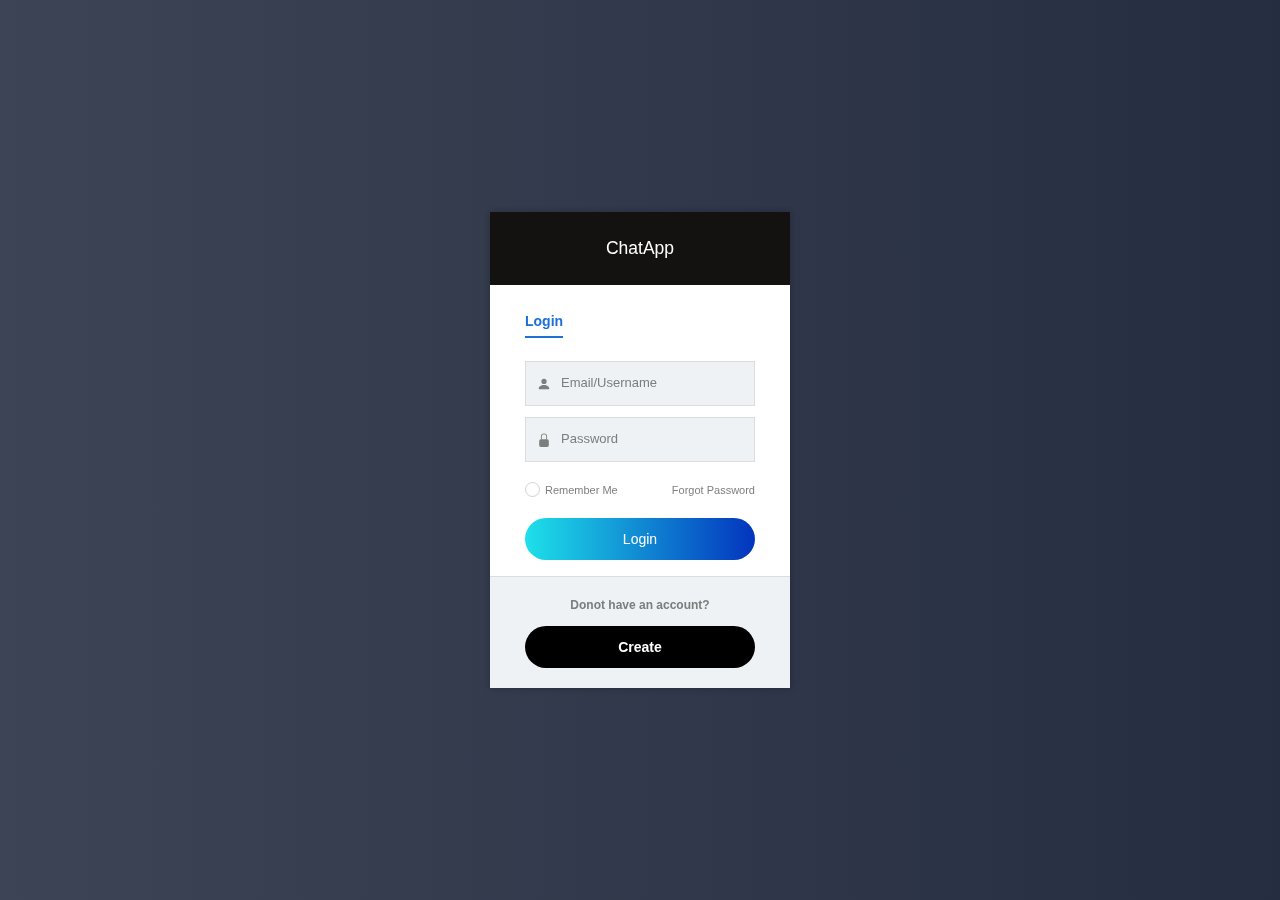
<file: index.html>
<!DOCTYPE html>
<html lang="en">
  <head>
    <meta charset="utf-8" />
    <meta name="viewport" content="width=device-width, initial-scale=1, maximum-scale=1, user-scalable=no shrink-to-fit=no"
    />
    <title>Login Form</title>
    
    <link rel="stylesheet" href="https://stackpath.bootstrapcdn.com/bootstrap/4.5.0/css/bootstrap.min.css">
    <link rel="https://stackpath.bootstrapcdn.com/font-awesome/4.7.0/css/font-awesome.min.css">

    <link rel="stylesheet" href="Login.css" />
  </head>
  <body class="sign two bgone">
    <section>
      <div>
        <div>
          <div class="box ltr">
            <div class="logo">
              <a class="navbar-brand mr-lg-0" href="#">ChatApp</a>
            </div>
            <div class="swithlogin">
              <ul>
                <li class="active">Login</li>
              </ul>
            </div>
            <form>
              <div class="elements">
                <div class="login">
                  <label>
                    <svg width="1em" height="1em" viewBox="0 0 16 16" class="bi bi-person-fill" fill="currentColor" xmlns="http://www.w3.org/2000/svg">
                        <path fill-rule="evenodd" d="M3 14s-1 0-1-1 1-4 6-4 6 3 6 4-1 1-1 1H3zm5-6a3 3 0 1 0 0-6 3 3 0 0 0 0 6z"/>
                    </svg>
                    <input type="text" placeholder="Email/Username" />
                  </label>
                </div>
                <div class="login">
                  <label>
                    <svg width="1em" height="1em" viewBox="0 0 16 16" class="bi bi-lock-fill" fill="currentColor" xmlns="http://www.w3.org/2000/svg">
                        <path d="M2.5 9a2 2 0 0 1 2-2h7a2 2 0 0 1 2 2v5a2 2 0 0 1-2 2h-7a2 2 0 0 1-2-2V9z"/>
                        <path fill-rule="evenodd" d="M4.5 4a3.5 3.5 0 1 1 7 0v3h-1V4a2.5 2.5 0 0 0-5 0v3h-1V4z"/>
                    </svg>  
                    <input type="password" placeholder="Password" />
                  </label>
                </div>
              </div>
              <div class="d-none"></div>
              <div class="sub">
                <span class="rmbr"><i><input type="radio" name="rmbr"></i> Remember Me</span>
                <span class="doer" data-do="forgot">Forgot Password</span>
              </div>
              <div class="submitbtns">
                <button class="submit login_btn">Login </button>
              </div>
              <div class="switch">
                <i>Donot have an account?</i>
                <button class="submit login_btn">Create </button>
              </div>
            </form>
          </div>
        </div>
      </div>
    </section>
    <div class="signbg"></div>
    <script src="https://code.jquery.com/jquery-3.5.1.slim.min.js"></script>
    <script src="https://stackpath.bootstrapcdn.com/bootstrap/4.5.0/js/bootstrap.min.js"></script>
  </body>
</html>
</file>
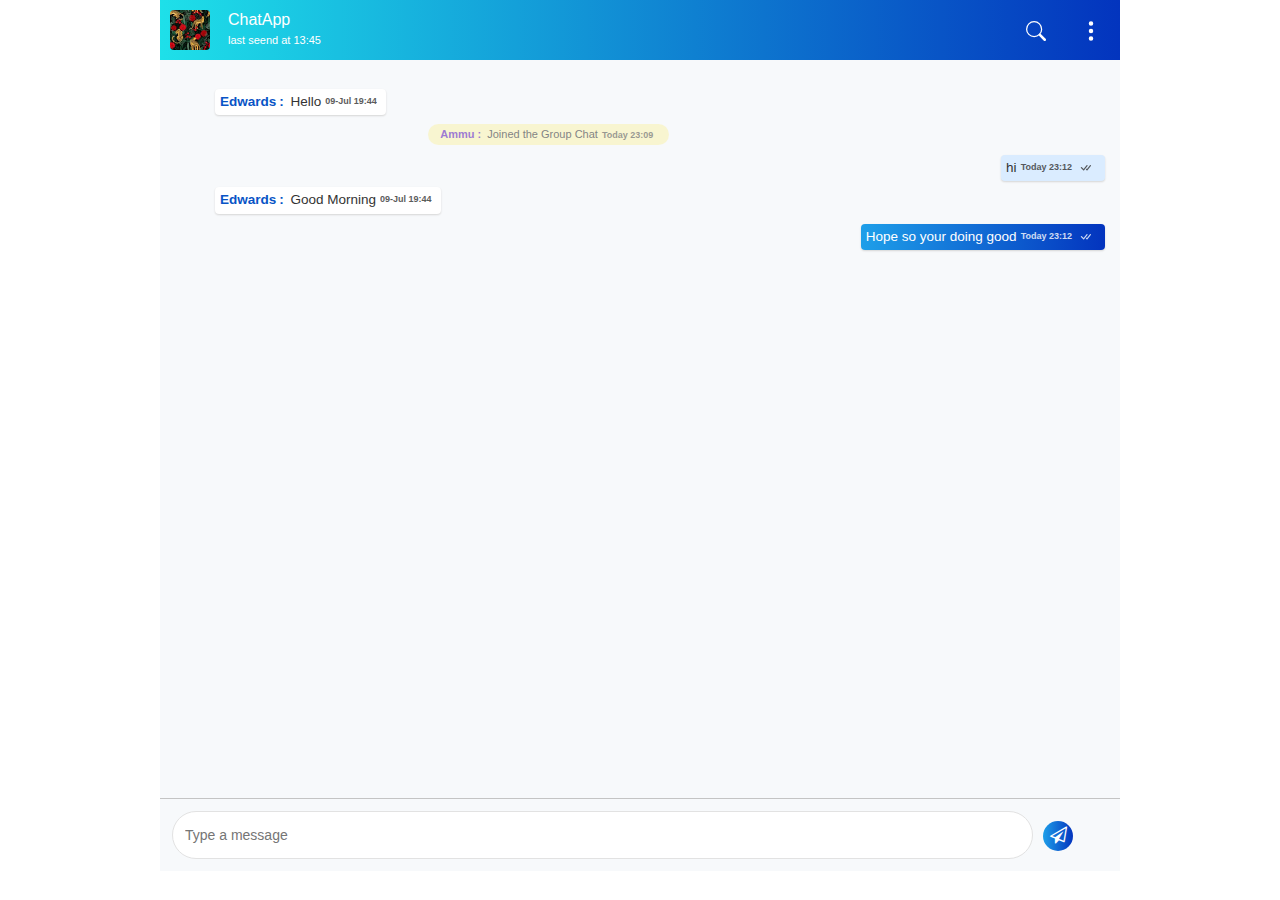
<file: ChatBox.html>
<!DOCTYPE html>
<html>
<head>

<link rel="stylesheet" href="https://stackpath.bootstrapcdn.com/bootstrap/4.5.0/css/bootstrap.min.css">
<link rel="stylesheet" href="https://stackpath.bootstrapcdn.com/font-awesome/4.7.0/css/font-awesome.min.css">
<link href="ChatList1.css" rel="stylesheet">

</head>
<body>
    <div class="container">
    <nav class="navbar navbar-dark bg-blue">
        <div class="default_profile">
            <img class="mr-2 rounded" src="./images/61-gr-o3kubvSclp.jpg" width="40">
        </div>
        <div class="profile_hd">
           <ul>
                <li class="mr-lg-0" href="#">ChatApp</li>
                <li class="sub">last seend at 13:45</li>
            </ul>
        </div>
        <div>
            <div class="navbar-toggler navbar-search" type="button" data-toggle="collapse" data-target="#navbarSupportedContent" aria-controls="navbarSupportedContent">
                <svg width="1em" height="1em" viewBox="0 0 16 16" class="bi bi-search" fill="currentColor" xmlns="http://www.w3.org/2000/svg">
                    <path fill-rule="evenodd" d="M10.442 10.442a1 1 0 0 1 1.415 0l3.85 3.85a1 1 0 0 1-1.414 1.415l-3.85-3.85a1 1 0 0 1 0-1.415z"/>
                    <path fill-rule="evenodd" d="M6.5 12a5.5 5.5 0 1 0 0-11 5.5 5.5 0 0 0 0 11zM13 6.5a6.5 6.5 0 1 1-13 0 6.5 6.5 0 0 1 13 0z"/>
                  </svg>
              </div>
        </div>
        <ul class="nav nav-tabs settings">
            <li class="nav-item dropdown">
              <a class="nav-link dropdown-toggle" data-toggle="dropdown" href="#" role="button" aria-haspopup="true" aria-expanded="false">
                <svg width="1.5em" height="1.5em" viewBox="0 0 16 16" class="bi bi-three-dots-vertical" fill="currentColor" xmlns="http://www.w3.org/2000/svg">
                    <path fill-rule="evenodd" d="M9.5 13a1.5 1.5 0 1 1-3 0 1.5 1.5 0 0 1 3 0zm0-5a1.5 1.5 0 1 1-3 0 1.5 1.5 0 0 1 3 0zm0-5a1.5 1.5 0 1 1-3 0 1.5 1.5 0 0 1 3 0z"/>
                  </svg></a>
              <div class="dropdown-menu">
                <a class="dropdown-item" href="#">Settings</a>  
                <a class="dropdown-item" href="#">Group Info</a>
                <a class="dropdown-item" href="#">Leave Group</a>
                <a class="dropdown-item" href="#">Invite</a>
              </div>
            </li>
        </ul>
    <div class="navbar-collapse collapse" id="navbarSupportedContent">
        <form class="form-inline my-lg-0">
        <input class="search" type="text" placeholder="Search" aria-label="Search">
        </form>
    </div>
    
    </nav>  
    <div class="messaging">
      <div class="inbox_msg">
        
        <div class="inbox_msg_container">
            <ul class="msgs fh" tabindex="3" style="overflow-y: hidden; outline: none;">
                <li class="logs you dummy" no="1"> </li>
                <li class="usr left animated fadeIn" no="41"> 
                    <div><span class="msg">
                    <i>
                        <i class="usrname vwp" no="2">Edwards</i> Hello 
                        <i class="info" title="" data-toggle="tooltip" data-original-title="09-Jul-2020 19:44">09-Jul 19:44</i>
                    </i><span class="opts" style="display: none;"><span><i class="gr-report formpop" title="Report Message"></i>
                        <i class="gr-reply"></i><i class="gr-like undefined"></i></span></span><span class="lcount"></span></span>
                    </div> 
                </li>
                <li class="system animated fadeIn" no="66"> 
                    <div>
                    <span class="msg">
                    <i>
                        <i class="usrname vwp" style="color:#6327B9" no="11">Ammu</i> Joined the Group Chat 
                        <i class="info" title="" data-toggle="tooltip" data-original-title="11-Jul-2020 23:09">Today 23:09</i>
                    </i>
                    </span>
                    </div> 
                </li>
                <li class="you right msgschk animated fadeIn emjdone" no="67"> 
                    <div>
                        <span class="msg">
                            <span class="opts" style="display: none;">
                                <span>
                                    <i class="gr-remove formpop" pn="1" xtid="67" data-ldt="group" data-umdt="Jul 12, 2020 08:57:49" data-adt="0"></i>
                                    <i class="gr-reply"></i></span></span><span class="lcount"></span>
                                    <i class="seen"> hi 
                                        <i class="info" title="" data-toggle="tooltip" data-original-title="11-Jul-2020 23:12">Today 23:12<i class="tick recieved unread">
                                            <svg width="1.5em" height="1.5em" viewBox="0 0 16 16" class="bi bi-check-all" fill="currentColor" xmlns="http://www.w3.org/2000/svg">
                                                <path fill-rule="evenodd" d="M8.97 4.97a.75.75 0 0 1 1.071 1.05l-3.992 4.99a.75.75 0 0 1-1.08.02L2.324 8.384a.75.75 0 1 1 1.06-1.06l2.094 2.093L8.95 4.992a.252.252 0 0 1 .02-.022zm-.92 5.14l.92.92a.75.75 0 0 0 1.079-.02l3.992-4.99a.75.75 0 1 0-1.091-1.028L9.477 9.417l-.485-.486-.943 1.179z"/>
                                              </svg>
                                        </i></i></i></span></div> 
                </li>
                <li class="usr left animated fadeIn" no="41"> 
                    <div><span class="msg">
                    <i>
                        <i class="usrname vwp" no="2">Edwards</i> Good Morning 
                        <i class="info" title="" data-toggle="tooltip" data-original-title="09-Jul-2020 19:44">09-Jul 19:44</i>
                    </i><span class="opts" style="display: none;"><span><i class="gr-report formpop" title="Report Message"></i>
                        <i class="gr-reply"></i><i class="gr-like undefined"></i></span></span><span class="lcount"></span></span>
                    </div> 
                </li>
                <li class="you right msgschk animated fadeIn emjdone" no="67"> 
                    <div>
                        <span class="msg">
                            <span class="opts" style="display: none;">
                                <span>
                                    <i class="gr-remove formpop" pn="1" xtid="67" data-ldt="group" data-umdt="Jul 12, 2020 08:57:49" data-adt="0"></i>
                                    <i class="gr-reply"></i></span></span><span class="lcount"></span>
                                    <i> Hope so your doing good
                                        <i class="info" title="" data-toggle="tooltip" data-original-title="11-Jul-2020 23:12">Today 23:12<i class="tick recieved unread">
                                            <svg width="1.5em" height="1.5em" viewBox="0 0 16 16" class="bi bi-check-all" fill="currentColor" xmlns="http://www.w3.org/2000/svg">
                                                <path fill-rule="evenodd" d="M8.97 4.97a.75.75 0 0 1 1.071 1.05l-3.992 4.99a.75.75 0 0 1-1.08.02L2.324 8.384a.75.75 0 1 1 1.06-1.06l2.094 2.093L8.95 4.992a.252.252 0 0 1 .02-.022zm-.92 5.14l.92.92a.75.75 0 0 0 1.079-.02l3.992-4.99a.75.75 0 1 0-1.091-1.028L9.477 9.417l-.485-.486-.943 1.179z"/>
                                              </svg>
                                        </i></i></i></span></div> 
                </li>
                

            </ul>
          </div>
          
          <div class="type_msg">
            <div class="input_msg_write">
                
              <input type="text" class="write_msg" placeholder="Type a message" />
              
              <button class="msg_send_btn" type="button"><i class="fa fa-paper-plane-o" aria-hidden="true"></i></button>
            </div>
          </div>
        </div>
      </div>
            
    </div>
    </div>
    <script src="https://code.jquery.com/jquery-3.5.1.slim.min.js"></script>
    <script src="https://stackpath.bootstrapcdn.com/bootstrap/4.3.1/js/bootstrap.bundle.min.js"></script>
        <script src="ChatList.js"></script>
    </body>
    </html>
</file>
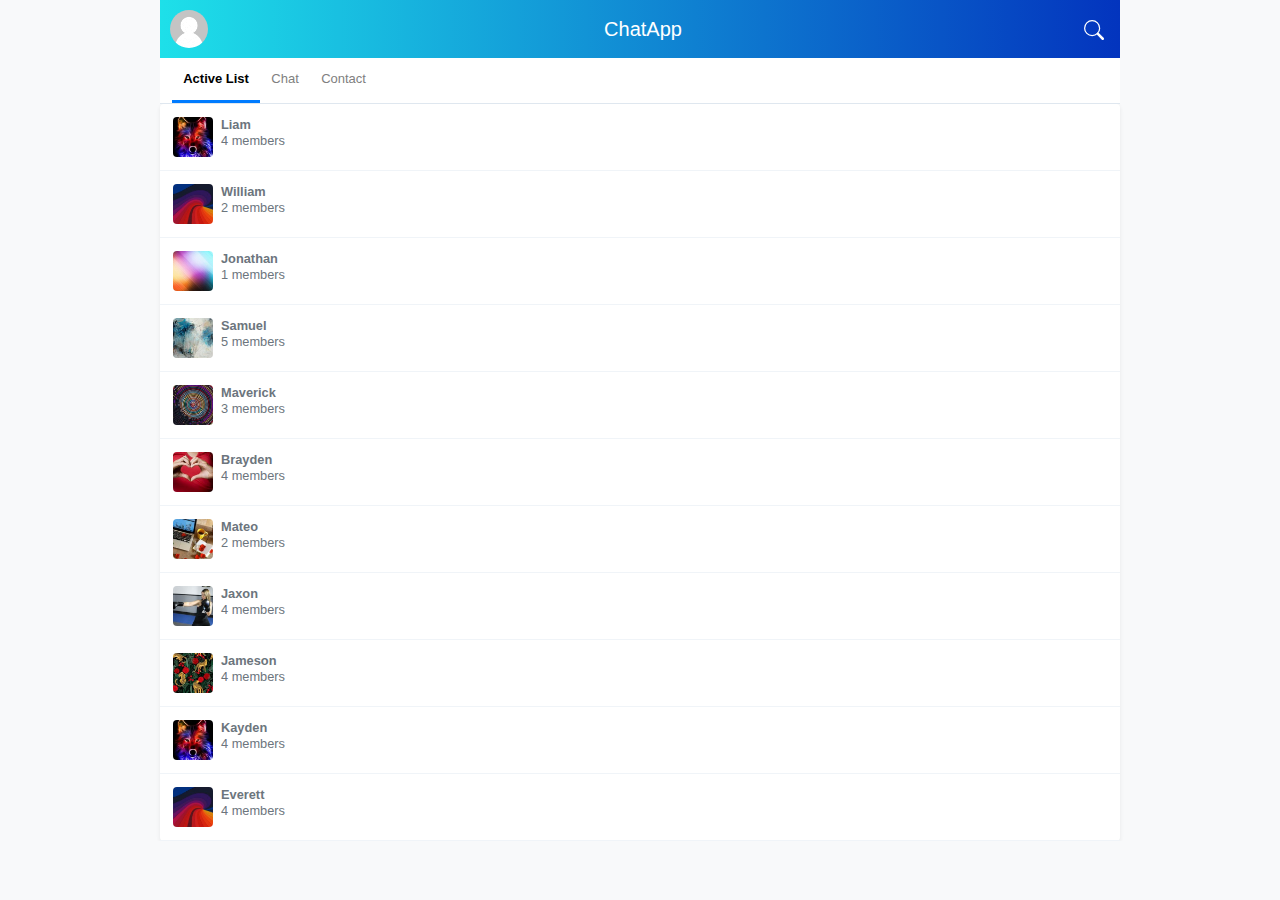
<file: ChatList.html>
<!doctype html>
<html lang="en">
  <head>
    <meta charset="utf-8">
    <meta name="viewport" content="width=device-width, initial-scale=1, shrink-to-fit=no">
    <meta name="description" content="">
    <meta name="author" content="Mark Otto, Jacob Thornton, and Bootstrap contributors">
    <meta name="generator" content="Jekyll v4.0.1">
    <title>Chat List</title>


    <!-- Bootstrap core CSS -->
    <link rel="stylesheet" href="https://stackpath.bootstrapcdn.com/bootstrap/4.5.0/css/bootstrap.min.css">


    <style>
      .bd-placeholder-img {
        font-size: 1.125rem;
        text-anchor: middle;
        -webkit-user-select: none;
        -moz-user-select: none;
        -ms-user-select: none;
        user-select: none;
      }

      @media (min-width: 768px) {
        .bd-placeholder-img-lg {
          font-size: 3.5rem;
        }
      }
    </style>
    <!-- Custom styles for this template -->
    <link href="ChatList1.css" rel="stylesheet">
  </head>
  <body class="bg-light">
    <div class="container">
    <nav class="navbar navbar-dark bg-blue">
        <div class="default_profile">
            <img class="default_profile_img" src="./images/default.png" data-toggle="modal" data-target="#profile">
            <div class="modal fade" id="profile" tabindex="-1" role="dialog" aria-labelledby="profileModal" aria-hidden="true">
                <div class="modal-dialog">
                  <div class="modal-content">
                    <div class="modal-header">
                      <h5 class="modal-title" id="exampleModalLabel">Edit Profile</h5>
                    </div>
                    <div class="modal-body">
                      <form>
                        <div class="form-group">
                          <label for="recipient-name" class="col-form-label">Name</label>
                          <input type="text" class="form-control" id="recipient-name" value="anitha">
                        </div>
                        <div class="form-group">
                            <label for="recipient-name" class="col-form-label">Email ID</label>
                            <input type="text" class="form-control" id="recipient-name" value="anitha@gmail.com">
                        </div>
                        <div class="form-group">
                            <label for="recipient-name" class="col-form-label">Username</label>
                            <input type="text" class="form-control" id="recipient-name" value="anitha@123">
                        </div>
                        <div class="form-group">
                          <label for="message-text" class="col-form-label">DOB:</label>
                          <input type="date" class="form-control" id="recipient-name" value="anitha">
                        </div>
                        <div class="form-group">
                            <label for="recipient-name" class="col-form-label">Gender</label>
                            <select class="form-control" id="recipient-name">
                            <option>---</option>
                            <option>Male</option>
                            <option>Female</option>
                            </select>
                        </div>
                        <div class="form-group">
                            <label for="recipient-name" class="col-form-label">Password</label>
                            <input type="password" class="form-control" id="recipient-name" value="anitha">
                        </div>
                        <div class="form-group">
                            <label for="recipient-name" class="col-form-label">Confirm Password</label>
                            <input type="password" class="form-control" id="recipient-name" value="anitha">
                        </div>
                        <div class="form-group">
                          <label for="recipient-name" class="col-form-label">Country</label>
                          <select class="form-control" id="recipient-name">
                            <option>---</option>
                            <option>Argentina</option>
                            <option>Australia</option>
                            <option>Botswana</option>
                            <option>Canada</option>
                            <option>Denmark</option>
                            <option>USA</option>
                            <option>UAE</option>
                            <option>India</option>
                            <option>Egypt</option>
                            <option>Finland</option>
                            <option>Georgia</option>
                            <option>Ireland</option>
                            <option>Jordan</option>
                            <option>Lebanon</option>
                          </select>
                      </div>
                      <div class="form-group">
                      <label for="basic-no">Mobile Number</label>
                        <div class="input-group mb-3">
                          <div class="input-group-prepend">
                            <span class="input-group-text" id="basic-addon3">+971</span>
                          </div>
                          <input type="number" class="form-control" id="basic-no" aria-describedby="basic-addon3">
                        </div>
                      </div>
                        <div class="form-group">
                            <label for="recipient-name" class="col-form-label">Location</label>
                            <input type="text" class="form-control" id="recipient-name" value="Abu Dhabi">
                        </div>
                      </form>
                    </div>
                    <div class="modal-footer">
                      <button type="button" class="btn btn-secondary" data-dismiss="modal">Close</button>
                      <button type="button" class="btn btn-primary">update</button>
                    </div>
                  </div>
                </div>
              </div>
        </div>
        <div class="chatapp_hd">
            <a class="navbar-brand mr-lg-0" href="#">ChatApp</a>
        </div>
        <div>
            <div class="navbar-toggler navbar-search" type="button" data-toggle="collapse" data-target="#navbarSupportedContent" aria-controls="navbarSupportedContent">
                <svg width="1em" height="1em" viewBox="0 0 16 16" class="bi bi-search" fill="currentColor" xmlns="http://www.w3.org/2000/svg">
                    <path fill-rule="evenodd" d="M10.442 10.442a1 1 0 0 1 1.415 0l3.85 3.85a1 1 0 0 1-1.414 1.415l-3.85-3.85a1 1 0 0 1 0-1.415z"/>
                    <path fill-rule="evenodd" d="M6.5 12a5.5 5.5 0 1 0 0-11 5.5 5.5 0 0 0 0 11zM13 6.5a6.5 6.5 0 1 1-13 0 6.5 6.5 0 0 1 13 0z"/>
                  </svg>
              </div>
        </div>
    <div class="navbar-collapse collapse" id="navbarSupportedContent">
        <form class="form-inline my-lg-0">
        <input class="search" type="text" placeholder="Search" aria-label="Search">
        </form>
    </div>
    
    </nav>

<div class="tabs">
    <div class="nav" id="nav-tab" role="tablist">
      <a class="nav-item nav-link active" id="active-list-tab" data-toggle="tab" href="#active-list" role="tab" aria-controls="active-list" aria-selected="true">Active List</a>
      <a class="nav-item nav-link" id="chat-tab" data-toggle="tab" href="#chat" role="tab" aria-controls="chat" aria-selected="false">Chat</a>
      <a class="nav-item nav-link" id="contact-tab" data-toggle="tab" href="#contact" role="tab" aria-controls="contact" aria-selected="false">Contact</a>
    </div>
  </div>
  <div class="tab-content" id="nav-tabContent">
    <div class="tab-pane fade show active" id="active-list" role="tabpanel" aria-labelledby="active-list-tab">
            <div class="bg-white rounded shadow-sm">
            <ul>
              <li class="media text-muted">
                <img src="./images/40-gr-B4BjJwUNhS.jpg" class="mr-2 rounded" width="40" height="40"/>
                <p class="media-body mb-0 small lh-125">
                  <strong class="d-block text-gray-dark">Liam</strong>
                  4 members
                </p>
              </li>
              <li class="media text-muted">
                <img src="./images/37-gr-SaQ5PG3haj.jpg" class="mr-2 rounded" width="40" height="40"/>
                <p class="media-body mb-0 small lh-125">
                  <strong class="d-block text-gray-dark">William</strong>
                  2 members
                </p>
              </li>
              <li class="media text-muted">
                <img src="./images/49-gr-nwJdqAAlbe.jpg" class="mr-2 rounded" width="40" height="40"/>
                <p class="media-body mb-0 small lh-125">
                  <strong class="d-block text-gray-dark">Jonathan</strong>
                  1 members
                </p>
              </li>
              <li class="media text-muted">
                <img src="./images/43-gr-jjTkNfuFq3.jpg" class="mr-2 rounded" width="40" height="40"/>
                <p class="media-body mb-0 small lh-125">
                  <strong class="d-block text-gray-dark">Samuel</strong>
                  5 members
                </p>
              </li>
              <li class="media text-muted">
                <img src="./images/46-gr-GSjOALoiIA.jpg" class="mr-2 rounded" width="40" height="40"/>
                <p class="media-body mb-0 small lh-125">
                  <strong class="d-block text-gray-dark">Maverick</strong>
                  3 members
                </p>
              </li>
              <li class="media text-muted">
                <img src="./images/52-gr-tbvVH5uz4N.jpg" class="mr-2 rounded" width="40" height="40"/>
                <p class="media-body mb-0 small lh-125">
                  <strong class="d-block text-gray-dark">Brayden</strong>
                  4 members
                </p>
              </li>
              <li class="media text-muted">
                <img src="./images/55-gr-gjEXqxspHF.jpg" class="mr-2 rounded" width="40" height="40"/>
                <p class="media-body mb-0 small lh-125">
                  <strong class="d-block text-gray-dark">Mateo</strong>
                  2 members
                </p>
              </li>
              <li class="media text-muted">
                <img src="./images/58-gr-m7KwggJJhY.jpg" class="mr-2 rounded" width="40" height="40"/>
                <p class="media-body mb-0 small lh-125">
                  <strong class="d-block text-gray-dark">Jaxon</strong>
                  4 members
                </p>
              </li>
              <li class="media text-muted">
                <img src="./images/61-gr-o3kubvSclp.jpg" class="mr-2 rounded" width="40" height="40"/>
                <p class="media-body mb-0 small lh-125">
                  <strong class="d-block text-gray-dark">Jameson</strong>
                  4 members
                </p>
              </li>
              <li class="media text-muted">
                <img src="./images/40-gr-B4BjJwUNhS.jpg" class="mr-2 rounded" width="40" height="40"/>
                <p class="media-body mb-0 small lh-125">
                  <strong class="d-block text-gray-dark">Kayden</strong>
                  4 members
                </p>
              </li>
              <li class="media text-muted">
                <img src="./images/37-gr-SaQ5PG3haj.jpg" class="mr-2 rounded" width="40" height="40"/>
                <p class="media-body mb-0 small lh-125">
                  <strong class="d-block text-gray-dark">Everett</strong>
                  4 members
                </p>
              </li>
            </ul> 
            </div>
    </div>
    <div class="tab-pane fade" id="chat" role="tabpanel" aria-labelledby="chat-tab">
        <div class="bg-white rounded shadow-sm">
            <ul>
                <li class="media text-muted">
                  <img src="./images/46-gr-GSjOALoiIA.jpg" class="mr-2 rounded" width="40" height="40"/>
                  <p class="media-body mb-0 small lh-125">
                    <strong class="d-block text-gray-dark">Maverick</strong>
                    3 members
                  </p>
                </li>
                <li class="media text-muted">
                  <img src="./images/52-gr-tbvVH5uz4N.jpg" class="mr-2 rounded" width="40" height="40"/>
                  <p class="media-body mb-0 small lh-125">
                    <strong class="d-block text-gray-dark">Brayden</strong>
                    4 members
                  </p>
                </li>
                <li class="media text-muted">
                  <img src="./images/55-gr-gjEXqxspHF.jpg" class="mr-2 rounded" width="40" height="40"/>
                  <p class="media-body mb-0 small lh-125">
                    <strong class="d-block text-gray-dark">Mateo</strong>
                    2 members
                  </p>
                </li>
                <li class="media text-muted">
                  <img src="./images/58-gr-m7KwggJJhY.jpg" class="mr-2 rounded" width="40" height="40"/>
                  <p class="media-body mb-0 small lh-125">
                    <strong class="d-block text-gray-dark">Jaxon</strong>
                    4 members
                  </p>
                </li>
                <li class="media text-muted">
                  <img src="./images/61-gr-o3kubvSclp.jpg" class="mr-2 rounded" width="40" height="40"/>
                  <p class="media-body mb-0 small lh-125">
                    <strong class="d-block text-gray-dark">Jameson</strong>
                    4 members
                  </p>
                </li>
                <li class="media text-muted">
                  <img src="./images/40-gr-B4BjJwUNhS.jpg" class="mr-2 rounded" width="40" height="40"/>
                  <p class="media-body mb-0 small lh-125">
                    <strong class="d-block text-gray-dark">Kayden</strong>
                    4 members
                  </p>
                </li>
                <li class="media text-muted">
                  <img src="./images/37-gr-SaQ5PG3haj.jpg" class="mr-2 rounded" width="40" height="40"/>
                  <p class="media-body mb-0 small lh-125">
                    <strong class="d-block text-gray-dark">Everett</strong>
                    4 members
                  </p>
                </li>
                <li class="media text-muted">
                    <img src="./images/40-gr-B4BjJwUNhS.jpg" class="mr-2 rounded" width="40" height="40"/>
                    <p class="media-body mb-0 small lh-125">
                      <strong class="d-block text-gray-dark">Liam</strong>
                      4 members
                    </p>
                  </li>
                  <li class="media text-muted">
                    <img src="./images/37-gr-SaQ5PG3haj.jpg" class="mr-2 rounded" width="40" height="40"/>
                    <p class="media-body mb-0 small lh-125">
                      <strong class="d-block text-gray-dark">William</strong>
                      2 members
                    </p>
                  </li>
                  <li class="media text-muted">
                    <img src="./images/49-gr-nwJdqAAlbe.jpg" class="mr-2 rounded" width="40" height="40"/>
                    <p class="media-body mb-0 small lh-125">
                      <strong class="d-block text-gray-dark">Jonathan</strong>
                      1 members
                    </p>
                  </li>
                  <li class="media text-muted">
                    <img src="./images/43-gr-jjTkNfuFq3.jpg" class="mr-2 rounded" width="40" height="40"/>
                    <p class="media-body mb-0 small lh-125">
                      <strong class="d-block text-gray-dark">Samuel</strong>
                      5 members
                    </p>
                  </li>
              </ul>             
            </div>
    </div>
    <div class="tab-pane fade" id="contact" role="tabpanel" aria-labelledby="contact-tab">
        <div class="bg-white rounded shadow-sm">
        <ul>
            <li class="media text-muted">
              <img src="./images/40-gr-B4BjJwUNhS.jpg" class="mr-2 rounded" width="40" height="40"/>
              <p class="media-body mb-0 small lh-125">
                <strong class="d-block text-gray-dark">Liam</strong>
                4 members
              </p>
            </li>
            <li class="media text-muted">
              <img src="./images/37-gr-SaQ5PG3haj.jpg" class="mr-2 rounded" width="40" height="40"/>
              <p class="media-body mb-0 small lh-125">
                <strong class="d-block text-gray-dark">William</strong>
                2 members
              </p>
            </li>
            <li class="media text-muted">
              <img src="./images/49-gr-nwJdqAAlbe.jpg" class="mr-2 rounded" width="40" height="40"/>
              <p class="media-body mb-0 small lh-125">
                <strong class="d-block text-gray-dark">Jonathan</strong>
                1 members
              </p>
            </li>
            <li class="media text-muted">
              <img src="./images/43-gr-jjTkNfuFq3.jpg" class="mr-2 rounded" width="40" height="40"/>
              <p class="media-body mb-0 small lh-125">
                <strong class="d-block text-gray-dark">Samuel</strong>
                5 members
              </p>
            </li>
            <li class="media text-muted">
              <img src="./images/46-gr-GSjOALoiIA.jpg" class="mr-2 rounded" width="40" height="40"/>
              <p class="media-body mb-0 small lh-125">
                <strong class="d-block text-gray-dark">Maverick</strong>
                3 members
              </p>
            </li>
            <li class="media text-muted">
              <img src="./images/52-gr-tbvVH5uz4N.jpg" class="mr-2 rounded" width="40" height="40"/>
              <p class="media-body mb-0 small lh-125">
                <strong class="d-block text-gray-dark">Brayden</strong>
                4 members
              </p>
            </li>
            <li class="media text-muted">
              <img src="./images/55-gr-gjEXqxspHF.jpg" class="mr-2 rounded" width="40" height="40"/>
              <p class="media-body mb-0 small lh-125">
                <strong class="d-block text-gray-dark">Mateo</strong>
                2 members
              </p>
            </li>
            <li class="media text-muted">
              <img src="./images/58-gr-m7KwggJJhY.jpg" class="mr-2 rounded" width="40" height="40"/>
              <p class="media-body mb-0 small lh-125">
                <strong class="d-block text-gray-dark">Jaxon</strong>
                4 members
              </p>
            </li>
            <li class="media text-muted">
              <img src="./images/61-gr-o3kubvSclp.jpg" class="mr-2 rounded" width="40" height="40"/>
              <p class="media-body mb-0 small lh-125">
                <strong class="d-block text-gray-dark">Jameson</strong>
                4 members
              </p>
            </li>
            <li class="media text-muted">
              <img src="./images/40-gr-B4BjJwUNhS.jpg" class="mr-2 rounded" width="40" height="40"/>
              <p class="media-body mb-0 small lh-125">
                <strong class="d-block text-gray-dark">Kayden</strong>
                4 members
              </p>
            </li>
            <li class="media text-muted">
              <img src="./images/37-gr-SaQ5PG3haj.jpg" class="mr-2 rounded" width="40" height="40"/>
              <p class="media-body mb-0 small lh-125">
                <strong class="d-block text-gray-dark">Everett</strong>
                4 members
              </p>
            </li>
          </ul>
        </div>  
    </div>
  </div>
</div>
<script src="https://code.jquery.com/jquery-3.5.1.slim.min.js"></script>
<script src="https://stackpath.bootstrapcdn.com/bootstrap/4.3.1/js/bootstrap.bundle.min.js"></script>
        <script src="ChatList.js"></script></body>
</html>
</file>
<file: Login.css>
{
-webkit-box-sizing: border-box;
-moz-box-sizing: border-box;
box-sizing: border-box;
}

article, aside, details, figcaption, figure, footer, header, hgroup, main, menu, nav, section, summary
{
display: block;
}

button, input, optgroup, select, textarea
{
margin: 0;
font: inherit;
color: inherit;
}

button:focus {
    border: none;
    outline: none;
}

img
{
-webkit-user-drag: none;
-khtml-user-drag: none;
-moz-user-drag: none;
-o-user-drag: none;
user-drag: none;
}

label
{
display: inline-block;
max-width: 100%;
margin-bottom: 5px;
font-weight: 700;
}

button, input, select, textarea
{
font-family: inherit;
font-size: inherit;
line-height: inherit;
}

input:focus::-webkit-input-placeholder
{
color: transparent;
}

input:focus:-moz-placeholder
{
color: transparent;
}

input:focus::-moz-placeholder
{
color: transparent;
}

input:focus:-ms-input-placeholder
{
color: transparent;
}

::-webkit-scrollbar
{
width: 6px;
}

::-webkit-scrollbar-track
{
background: black;
}

::-webkit-scrollbar-thumb
{
background: #ffffff30;
}

::-webkit-scrollbar-thumb:hover
{
background: #ffffff5c;
}

body,html
{
height: 100%;
margin: 0;
font-size: 14px;
line-height: 1.42857143;
overflow-x: hidden;
}

.sign > section > div
{
min-height: 100%;
min-height: 100vh;
display: flex;
align-items: center;
}

.sign > section > div > div
{
text-align: center;
display: inline-block;
width: 100%;
}

.gr-lselect
{
position: relative;
z-index: 99;
}

.sign > section > div > div > .box
{
background: #f4f5fa;
position: relative;
width: 300px;
display: inline-block;
box-shadow: 0px 0px 6px #0c0c0c29;
border-radius: 3px;
}

.two > section > div > div > .box .elements
{
padding: 0px 35px;
}

.two > section > div > div > .box .submitbtns
{
padding: 0px 35px;
display: block;
margin-bottom: 16px;
}

.two > section > div > div > .box .swithlogin
{
display: block;
padding: 0px 35px;
}

.two > section > div > div > .box .swithlogin > ul
{
list-style: none;
padding: 0px;
text-align: left;
display: block;
margin-bottom: 23px;
margin-top: 26px;
}

.two > section > div > div > .box .swithlogin > ul > li
{
display: inline-block;
cursor: pointer;
margin-right: 5px;
padding-bottom: 5px;
}

.sign > section > div > div form .loginasguest
{
margin-bottom: 10px;
}

.two > section > div > div > .box .swithlogin > ul > li.active
{
font-weight: 900;
color: #1d70d5;
border-bottom: 2px solid;
}

.sign > section > div > div .logo
{
cursor: pointer;
margin-bottom: 18px;
margin-top: 0px;
}

.sign > section > div > div .logo > img
{
width: 121px;
}

.sign > section > div > div form label
{
background: white;
padding-left: 0px;
font-weight: 600;
font-size: 14px;
margin-bottom: 11px;
width: 100%;
border: 1px solid #00000021;
border-radius: 14px;
}

.sign > section > div > div .rtl .tos
{
direction: rtl;
text-align: right;
}

.gr-consent.rtl > span > span >i
{
float: left;
margin-right: 5px;
}

.sign > section > div > div .rtl .tos > h4
{
text-align: right;
direction: rtl;
}

.sign > section > div > div .rtl .tos > h4 > i
{
float: left;
}

.gr-consent.rtl > span
{
direction: rtl;
}

.gr-consent.rtl > span > i
{
margin-left: 0px;
margin-right: 5px;
}

.two > section > div > div > .box.rtl .swithlogin
{
direction: rtl;
}

.two > section > div > div > .box.rtl .elements
{
direction: rtl;
}

.two > section > div > div > .box.rtl .swithlogin > ul
{
text-align: right;
}

.two > section > div > div > .box.rtl .elements label > input
{
padding-left: 5px;
padding-right: 24px;
}

.sign > section > div > div form label > i
{
position: absolute;
margin-top: 13px;
color: #888888;
margin-left: 17px;
}

.sign > section > div > div form label > input
{
background: transparent;
color: #888888;
border: 0px;
padding: 12px 5px;
padding-left: 39px;
width: 100%;
font-weight: 500;
outline: none;
font-size: 13px;
}

.sign > section > div > div form > .sub
{
display: block;
margin-bottom: 20px;
font-size: 11px;
text-align: left;
margin-top: 10px;
padding: 0px 35px;
}

.sign > section > div > div form > .sub > span
{
display: inline-block;
padding-top: 0px;
cursor: pointer;
}

.sign > section > div > div form > .sub > span:last-child
{
float: right;
}

.sign > section > div > div form > .sub > span > i
{
cursor: pointer;
border-radius: 100%;
margin-right: 5px;
float: left;
text-align: center;
font-size: 4px;
margin-top: -1px;
}

.sign > section > div > div form > .sub > span > i > b
{
background: #ffffff;
display: block;
padding: 4px;
border-radius: 100%;
}

.sign > section > div > div form > .sub > span > i > b.active
{
background: #31302f;
}

.sign > section > div > div form .submit
{
color: white;
cursor: pointer;
border-radius: 23px;
padding: 11px 0px;
display: block;
font-size: 14px;
}

.sign > section > div > div form > .switch
{
display: block;
font-weight: 600;
font-size: 12px;
padding: 20px 35px;
border-top: 1px solid #bbbbbb63;
background: #eef2f5;
}

.sign > section > div > div form > .switch > i
{
font-style: normal;
}

.sign > section > div > div form > .switch > span
{
display: block;
background: #ffffff;
color: #757575;
border-radius: 23px;
cursor: pointer;
padding: 11px 0px;
margin-top: 12px;
}

.sign > section > div > div form > .recaptcha
{
padding: 0px 35px;
}

.sign .regsep
{
padding: 4px 0px;
}

.sign > section > div > div .tos
{
text-align: left;
display: none;
padding: 20px 35px;
}

.sign > section > div > div .tos > h4
{
font-size: 16px;
font-weight: 600;
margin-bottom: 9px;
text-transform: capitalize;
text-align: left;
}

.sign > section > div > div .tos > h4 > span
{
color: #FFC107;
}

.sign > section > div > div .tos > h4 > i
{
float: right;
font-size: 21px;
color: #636363d1;
cursor: pointer;
margin-top: -6px;
}

.sign > section > div > div .tos > p
{
height: 360px;
overflow: hidden;
padding-right: 15px;
}

.sign
{
background: linear-gradient(to right,#FF5722,#9C27B0);
}

.one > section > div > div form .submit
{
background: linear-gradient(to right,#00BCD4,#FFEB3B);
}

.one > section
{
color: #888888;
}

.one > section > div > div form > .switch > span
{
border: 1px solid #00BCD4;
background: #ffffff;
color: #00BCD4;
}

.two
{
background: linear-gradient(to right,#3d4456,#252d40);
}

.signbg
{
display: block;
position: fixed;
left: 0;
top: 0;
width: 100%;
height: 100%;
z-index: -10;
-webkit-background-size: cover;
-moz-background-size: cover;
-o-background-size: cover;
background-size: cover;
}
.logo {
    padding: 15px 0;
}
.logo a{
    color:#ffffff;
}
.signbg > img
{
top: 0px;
left: 0px;
width: 100%;
height: 100%;
object-fit: cover;
display: none;
}

.bgtwo
{
background-size: cover;
background-position: center;
background-attachment: fixed;
}

.two > section > div > div form .submit
{
background: linear-gradient(to right,#1ee0e9,#0334be);
}

.two.install > section > div > div form .submit
{
background: linear-gradient(to right,#4CAF50,#009688);
}

.two > section
{
color: #636363d1;
}

.two > section > div > div form > .switch > button
{
color: white;
background: linear-gradient(to right,#000000,#000000);
margin-top: 12px;
}

.two > section > div > div form > .switch > span:hover
{
background: #000;
}

.two > section > div > div form > .switch > span > a
{
text-decoration: none;
color: white;
}

.two > section > div > div > .box
{
background: #fff;
text-align: center;
box-shadow: 0px 0px 6px #0c0c0c4f;
}

.two > section > div > div form label
{
border: 0px;
padding: 0px 11px;
border: 1px solid #bbbbbb63;
background: #eef2f5;
border-radius: 0px;
}

.two > section > div > div form label > input
{
padding-left: 24px;
background: transparent;
color: #636363d1;
}

.two > section > div > div form label > i
{
margin-left: 0px;
color: #ffffffd1;
color: #636363d1;
}

.two > section > div > div .logo > img
{
background: transparent;
border-radius: 0px;
height: auto;
}

.two > section > div > div .logo
{
background: #131211;
padding-bottom: 20px;
padding-top: 20px;
}

.g-recaptcha
{
transform: scale(0.77);
-webkit-transform: scale(0.77);
transform-origin: 0 0;
-webkit-transform-origin: 0 0;
}

.langswitch
{
right: 0px;
position: absolute;
margin-top: 15px;
margin-right: 15px;
}

.langswitch > img
{
width: 22px;
border-radius: 100%;
cursor: pointer;
}

.gr-consent
{
position: fixed;
bottom: 0px;
width: 100%;
background: #1c2123;
color: #fff;
padding: 20px 30px;
display: none;
margin-bottom: -80px;
}

.gr-consent > span
{
display: block;
text-align: center;
}

.gr-consent > span > span
{
display: inline-block;
margin-bottom: 10px;
}

.gr-consent > span > span >i
{
font-style: normal;
color: #FFC107;
font-weight: 600;
border-bottom: 1px solid;
cursor: pointer;
}

.gr-consent > span > i
{
display: inline-block;
color: #fff;
background: linear-gradient(to right,#F44336,#E91E63);
border-color: transparent;
font-style: normal;
padding: 4px 19px;
border-radius: 25px;
font-weight: 600;
cursor: pointer;
margin-left: 5px;
}

::-webkit-input-placeholder
{
color: inherit;
}

::-moz-placeholder
{
color: inherit;
}

:-ms-input-placeholder
{
color: inherit;
}

:-moz-placeholder
{
color: inherit;
}

.login_btn {
    width: 100%;
    border: none;
}
.login_btn.focus{
    box-shadow: none;
}
input[type='radio'] {
    -webkit-appearance: none;
    width: 15px;
    height: 15px;
    border-radius: 50%;
    outline: none;
    border: 1px solid #8f8f8f63;
    cursor: pointer;
}

input[type='radio']:before {
    content: '';
    display: block;
    width: 55%;
    height: 55%;
    margin: 20% auto;
    border-radius: 50%;
}
 input[type="radio"]:checked:before {
    background: #000000;
    
}
.login svg{
    position: absolute;
    margin-top: 5%;
}
</file>
<file: ChatList1.css>
html,
body {
  overflow-x: hidden; /* Prevent scroll on narrow devices */
}

::-webkit-scrollbar {
  width: 8px;
}
body {
  scrollbar-width: thin;
  scrollbar-color: black white;
}
::-webkit-scrollbar-track {
  background: rgba(255, 255, 255, .25);
}
::-webkit-scrollbar-thumb {
  background-color: #333333;
  border-radius: 6px;
  border: 3px solid #333333;
}



@media (max-width: 991.98px) {
  .offcanvas-collapse {
    position: fixed;
    top: 56px; /* Height of navbar */
    bottom: 0;
    left: 100%;
    width: 100%;
    padding-right: 1rem;
    padding-left: 1rem;
    overflow-y: auto;
    visibility: hidden;
    background-color: #343a40;
    transition: visibility .3s ease-in-out, -webkit-transform .3s ease-in-out;
    transition: transform .3s ease-in-out, visibility .3s ease-in-out;
    transition: transform .3s ease-in-out, visibility .3s ease-in-out, -webkit-transform .3s ease-in-out;
  }
  .offcanvas-collapse.open {
    visibility: visible;
    -webkit-transform: translateX(-100%);
    transform: translateX(-100%);
  }
}

.nav-scroller {
  position: fixed;
  z-index: 2;
  height: 2.75rem;
  overflow-y: hidden;
  width: 100%;
}

.nav-scroller .nav {
  display: -ms-flexbox;
  display: flex;
  -ms-flex-wrap: nowrap;
  flex-wrap: nowrap;
  padding-bottom: 1rem;
  margin-top: -1px;
  overflow-x: auto;
  color: rgba(255, 255, 255, .75);
  text-align: center;
  white-space: nowrap;
  -webkit-overflow-scrolling: touch;
}

.nav-underline .nav-link {
  padding-top: .75rem;
  padding-bottom: .75rem;
  font-size: .875rem;
  color: #6c757d;
}

.nav-underline .nav-link:hover {
  color: #007bff;
}

.nav-underline .active {
  font-weight: 500;
  color: #343a40;
}

.default_profile {
    padding: 10px;
    cursor: pointer;
}
.default_profile_img {
  width: 38px;
  border-radius: 50%;
  float: left;
}

.default_profile .modal-content {
    background: linear-gradient(to right,#232630,#252D40);
    border: none;
}

.default_profile .modal-header {
    background:linear-gradient(to right,#1ee0e9,#0334be);
    justify-content: center;
    border: none;
    color: #fff;
}

.default_profile .modal-header h5 {
    font-size: 1rem;
}

.default_profile .col-form-label {
    color: #ffffff;
}

.default_profile .form-control{
    background-color: transparent;
    color: #9fabb1e3;
    border-bottom: 1px solid #9fabb1e3;
    border-top: 0;
    border-left: 0;
    border-right: 0;
    border-radius: 0;
}

.default_profile .form-control:focus {
    box-shadow: none;
}

.default_profile option {
  background-color: #1c2231;
}

.default_profile .input-group-text {
  background-color: transparent;
  color: #9fabb1e3;
  border-bottom: 1px solid #9fabb1e3;
  border-top: 0;
  border-left: 0;
  border-right: 0;
  border-radius: 0;
}

.default_profile label{
  color: #9fabb1e3;
}

.default_profile .modal-footer {
  border-top: 0;
  justify-content: center;
}

.navbar {
    padding: 0;
}

.navbar-search {
    border: 0;
    color: #ffffff;
    border: 0;
    color: rgba(255,255,255,1) !important;
    padding: 16px;
}

.chatapp_hd {
    flex-grow: 6;
    text-align: center;
    display: flex;
    align-items: center;
    justify-content: center;
}

.text-white-50 { color: rgba(255, 255, 255, .5); }

.bg-blue { background: linear-gradient(to right,#1ee0e9,#0334be)}

.lh-100 { line-height: 1; }
.lh-125 { line-height: 1.25; }
.lh-150 { line-height: 1.5; }

.tabs {
    background-color: #ffffff;
    border-bottom: 1px solid #dfe7ef;
    position: relative;
    width: 100%;
    padding: 0 12px;
}

.tabs a {
    color: #808080;
    font-size: 13px;
}

.tabs .nav-link {
    padding: 0.7rem;
}

.tabs .active {
    color: #000;
    font-weight: 600;
    border-bottom: 3px solid #007bff;
}

.tab-content{
    margin-top: 0;
}

.tab-content ul {
    padding: 0;
    margin: 0;
}

.tab-content li {
    border-bottom: 1px solid #f0f4f8;
    padding: 13px;
    transition: 0.5s;
}

.tab-content li:hover {
    background-color: #f7f9fb;
    transition: 0.5s;
}

.hide
{
  opacity: 0;
  max-height: 0;
}

#trigger {
  position: absolute;
  left: -999em;
}

.search {
    left: 0;
    top: 3.5rem;
    display: block;
    width: 100%;
    height: calc(1.5em + .75rem + 2px);
    padding: 1.5rem .75rem;
    font-size: 1rem;
    font-weight: 400;
    line-height: 1.5;
    color: #495057;
    background-color: #000;
    background-clip: padding-box;
    border: 0;
    transition: .15s ease-in-out,box-shadow .15s ease-in-out;
}

.container{max-width:990px; margin:auto;}
img{ max-width:100%;}
.inbox_people {
  background: #f8f8f8 none repeat scroll 0 0;
  float: left;
  overflow: hidden;
  width: 40%; border-right:1px solid #c4c4c4;
}
.inbox_msg {
  clear: both;
  overflow: hidden;
}
.top_spac{ margin: 20px 0 0;}


.recent_heading {float: left; width:40%;}
.srch_bar {
  display: inline-block;
  text-align: right;
  width: 60%; padding:
}
.headind_srch{ padding:10px 29px 10px 20px; overflow:hidden; border-bottom:1px solid #c4c4c4;}

.recent_heading h4 {
  color: #05728f;
  font-size: 21px;
  margin: auto;
}
.srch_bar input{ border:1px solid #cdcdcd; border-width:0 0 1px 0; width:80%; padding:2px 0 4px 6px; background:none;}
.srch_bar .input-group-addon button {
  background: rgba(0, 0, 0, 0) none repeat scroll 0 0;
  border: medium none;
  padding: 0;
  color: #707070;
  font-size: 18px;
}
.srch_bar .input-group-addon { margin: 0 0 0 -27px;}

.chat_ib h5{ font-size:15px; color:#464646; margin:0 0 8px 0;}
.chat_ib h5 span{ font-size:13px; float:right;}
.chat_ib p{ font-size:14px; color:#989898; margin:auto}
.chat_img {
  float: left;
  width: 11%;
}
.chat_ib {
  float: left;
  padding: 0 0 0 15px;
  width: 88%;
}

.chat_people{ overflow:hidden; clear:both;}
.chat_list {
  border-bottom: 1px solid #c4c4c4;
  margin: 0;
  padding: 18px 16px 10px;
}
.inbox_chat { height: 550px; overflow-y: scroll;}

.active_chat{ background:#ebebeb;}

.incoming_msg_img {
  display: inline-block;
  width: 10%;
}

.incoming_msg img {
  width: 38px;
}

.received_msg {
  display: inline-block;
  padding: 0 0 0 10px;
  vertical-align: top;
  width: 92%;
 }
 .received_withd_msg p {
  background: #ebebeb none repeat scroll 0 0;
  border-radius: 3px;
  color: #646464;
  font-size: 14px;
  margin: 0;
  padding: 5px 10px 5px 12px;
  width: 100%;
}
.time_date {
  color: #747474;
  display: block;
  font-size: 12px;
  margin: 8px 0 0;
}
.received_withd_msg { width: 57%;}
.mesgs {
  float: left;
  padding: 30px 15px 0 25px;
  width: 60%;
}

 .sent_msg p {
  background: #05728f none repeat scroll 0 0;
  border-radius: 3px;
  font-size: 14px;
  margin: 0; color:#fff;
  padding: 5px 10px 5px 12px;
  width:100%;
}
.outgoing_msg{ overflow:hidden; margin:26px 0 26px;}
.sent_msg {
  float: right;
  width: 46%;
}

.input_msg_write{
  padding: 12px;
}

.input_msg_write input {
  border: medium none;
  color: #4c4c4c;
  font-size: 14px;
  min-height: 48px;
  width: 92%;
  background-color: #fff;
  border-radius: 25px;
  border: 1px solid #e2e2e2!important;
  padding: 12px
}

.input_msg_write input:focus {
  outline: none;
}

.type_msg {border-top: 1px solid #c4c4c4;position: relative;}
.msg_send_btn {
  background:linear-gradient(to right,#1e9fe9,#0334be);
  border: medium none;
  border-radius: 50%;
  color: #fff;
  cursor: pointer;
  font-size: 17px;
  height: 30px;
  position: absolute;
  margin: 10px;
  width: 30px;
}
.messaging {
  background-color: #f7f9fb;
}
.msg_history {
  height: 516px;
  overflow-y: auto;
}

.msgs > li
{
direction: rtl;
}

.msgs > li > div i.usrname
{
text-align: right;
}

.msgs > li > div > .msg > i
{
direction: rtl;
text-align: right;
}

.msgs > li {
  padding: 3px 15px;
  display: block;
  position: relative;
}

.msgs > li > div {
  display: inline-block;
  position: relative;
  padding-right: 25%;
  padding-left: 0%;
}

.msg {
  display: flex;
  align-items: center;
  position: relative;
  direction: ltr;
}

.msgs > li > div > .msg {
  display: flex;
  align-items: center;
  position: relative;
  direction: ltr;
}

.msgs > li > div > .msg > i {
  font-size: 13px;
  color: #333333;
  background: linear-gradient(to right,#FFFFFF,#FFFFFF);
}

.msgs > li.system > div > .msg > i {
  padding: 0px;
  background: transparent;
  box-shadow: 0px 0px 0px;
  font-size: 11px;
  display: inline-block;
  background: #ffeb3b5c;
  border-radius: 19px;
  padding: 2px 12px;
}

.msgs > li.system {
  text-align: center;
  opacity: 0.6;
  transition: 0.2s;
}

.msgs > li > div i.usrname {
  font-style: normal;
  cursor: pointer;
  margin-right: 0px;
  color: #0854c6;
  font-weight: 600;
}

.msgs > li > div > .msg > i > .info {
  font-style: normal;
  float: right;
  font-size: 9px;
  font-weight: 600;
  cursor: pointer;
  margin-top: 3px;
  padding: 0px 4px;
  opacity: 0.8;
  direction: ltr;
  color: #333333;
}

.msgs > li > div i.usrname:after {
  content: ":";
  padding: 0px 3px;
}

.msgs > li > div > .msg > i {
  text-align: left;
  border-radius: 4px;
  display: inline-block;
  padding: 3px 5px;
  font-size: 13.5px;
  font-style: normal;
  word-break: break-word;
  background-color: #ffffff;
  color: #333333;
  box-shadow: 0px 1px 2px #d6d6d6;
}

.msgs > li.right {
  text-align: right;
}

.msgs > li.right > div {
  padding-left: 25%;
  padding-right: 0%;
}

.msg span.opts {
  display: none;
  position: relative;
  height: 20px;
  margin-top: -10px;
  padding-top: 4px;
}

.msgs > li.you > div > .msg > i {
  background: linear-gradient(to right,#1e9fe9,#0334be);
}

.msgs > li.you > div > .msg > i {
  color: #FFFFFF;
}

.msgs > li.you > div > .msg > i > .info {
  color: #FFFFFF;
}

.msgs > li.right > div > .msg > i > .info > i.tick.recieved {
  margin-right: 4px;
}

.msgs > li.right > div > .msg > i > .info > i.tick {
  color: #FFFFFF;
}

.msgs > li.right > div > .msg > i > .info > i.tick {
  margin-left: 4px;
  margin-right: 2px;
  display: inline;
}

.msgs > li.right > div > .msg > i > .info > i.tick.recieved > i {
  opacity: 0;
  animation-name: fadeIn;
  animation-duration: 0.8s;
  animation-iteration-count: 1;
  animation-fill-mode: forwards;
}

.msgs > li.right > div > .msg > i > .info > i.tick.recieved > i {
  transition: 0.3s;
}

.inbox_msg_container {
  padding: 20px 0 50px 0px;
  height: 82vh;
}

.msgs > li.you > div > .msg > .seen {
  background: #daecff;
  color: #333333;
}

.msgs > li.you > div > .msg > .seen > .info {
  color: #333333;
}

.msgs > li.right > div > .msg > .seen > .info > i.tick {
  color: #333333;
}

.profile_hd {
  flex-grow: 6;
  text-align: left;
  display: flex;
  align-items: flex-start;
  justify-content: left;
  color: #ffffff;
  margin-top: -4px
}

.profile_hd a {
  color: #ffffff;
}
.profile_hd ul {  
  padding: 0;
  margin: 0;
}

.profile_hd li {
  list-style-type: none;
  padding-left: 0
}

.sub {
  font-size: 11px;
}

.dropdown-toggle::after{
  display: none;
}

.settings {
  border: none !important;
  color: #ffffff;
}

.settings .nav-link {
  color: #ffffff;
}

.nav-tabs .nav-item.show .nav-link, .nav-tabs .nav-link.active {
  color: #ffffff;
  background-color: transparent !important;
  border: none;
}

.nav-tabs .nav-link:hover {
  border: none;
}

.dropdown-menu {
  right: 0 !important;
  left: unset;
  background: linear-gradient(to right,#1e9fe9,#0334be);
  color: #ffffff;
  min-width: 8rem;
}

.dropdown-menu a {
  font-size: 14px;
  color: #ffffff;
}

.default_profile .modal-body {
  height: 65vh;
  overflow-y: scroll;
}
</file>
